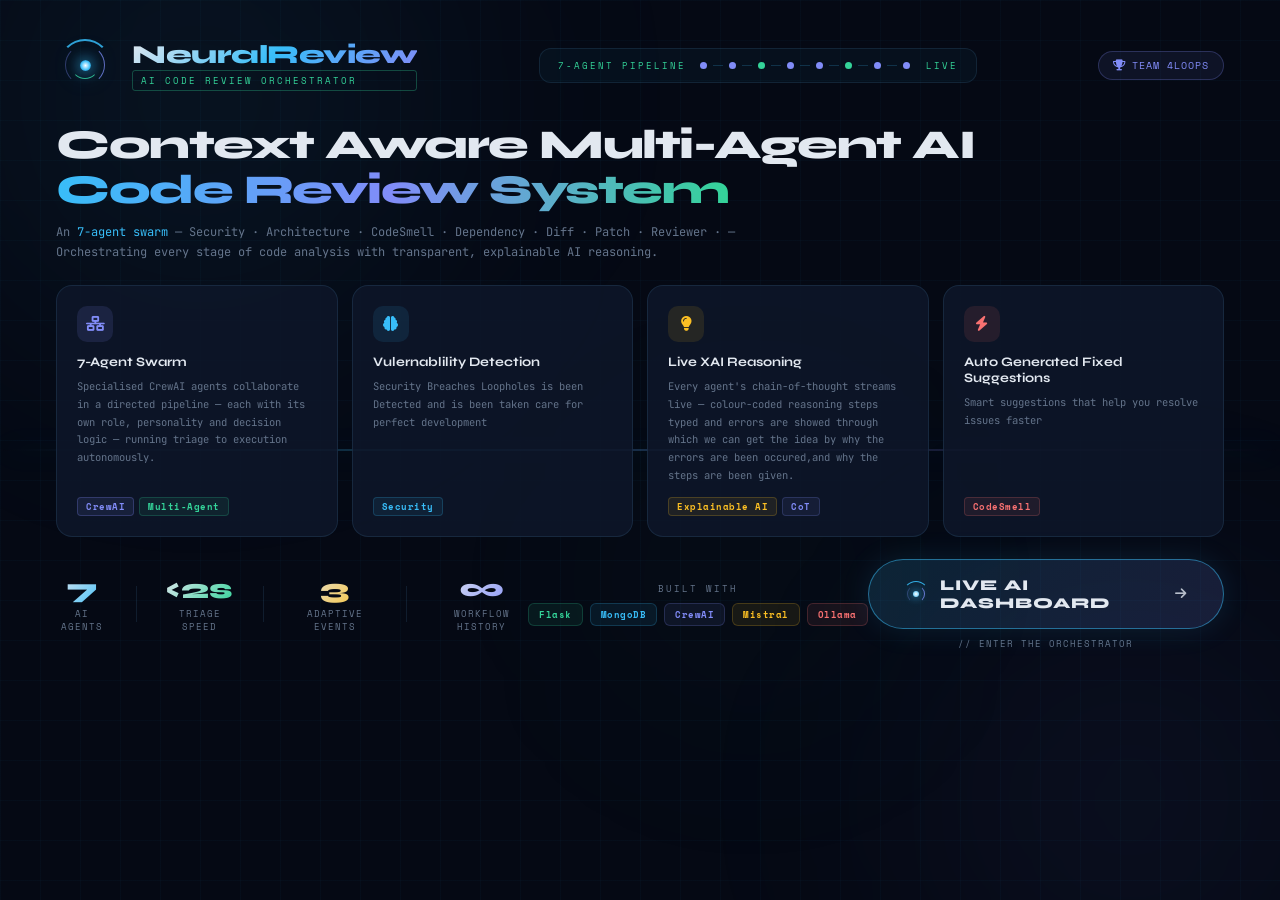
<file: landing.html>
<!DOCTYPE html>
<html lang="en">
<head>
<meta charset="UTF-8">
<meta name="viewport" content="width=device-width, initial-scale=1.0">
<title>NeuralReview — AI Code Review Orchestrator</title>
<link rel="preconnect" href="https://fonts.googleapis.com">
<link href="https://fonts.googleapis.com/css2?family=Space+Mono:ital,wght@0,400;0,700;1,400&family=Syne:wght@400;500;600;700;800&family=JetBrains+Mono:wght@300;400;500;600&display=swap" rel="stylesheet">
<link rel="stylesheet" href="https://cdnjs.cloudflare.com/ajax/libs/font-awesome/6.4.0/css/all.min.css">
<style>
:root {
  --bg: #050914;
  --panel: rgba(8,14,30,0.92);
  --border: rgba(99,179,237,0.12);
  --border-glow: rgba(99,179,237,0.35);
  --accent: #38bdf8;
  --accent2: #818cf8;
  --accent3: #34d399;
  --red: #f87171;
  --yellow: #fbbf24;
  --green: #34d399;
  --text: #e2e8f0;
  --muted: #64748b;
  --card: rgba(15,23,42,0.85);
}

* { box-sizing: border-box; margin: 0; padding: 0; }

body {
  background: var(--bg);
  color: var(--text);
  font-family: 'Syne', sans-serif;
  height: 100vh;
  overflow: hidden;
  display: flex;
  align-items: center;
  justify-content: center;
  position: relative;
}

/* ── ANIMATED BG ── */
.bg-grid {
  position: fixed; inset: 0; z-index: 0;
  background-image:
    linear-gradient(rgba(56,189,248,0.03) 1px, transparent 1px),
    linear-gradient(90deg, rgba(56,189,248,0.03) 1px, transparent 1px);
  background-size: 40px 40px;
  pointer-events: none;
}
.bg-orb {
  position: fixed; border-radius: 50%; filter: blur(120px); pointer-events: none; z-index: 0;
}
.orb1 { width: 700px; height: 700px; background: radial-gradient(circle, rgba(56,189,248,0.09), transparent 70%); top: -250px; left: -150px; animation: drift1 20s ease-in-out infinite alternate; }
.orb2 { width: 600px; height: 600px; background: radial-gradient(circle, rgba(129,140,248,0.08), transparent 70%); bottom: -200px; right: -150px; animation: drift2 18s ease-in-out infinite alternate; }
.orb3 { width: 350px; height: 350px; background: radial-gradient(circle, rgba(52,211,153,0.06), transparent 70%); top: 45%; left: 45%; animation: drift3 15s ease-in-out infinite alternate; }

@keyframes drift1 { from{transform:translate(0,0)} to{transform:translate(60px,40px)} }
@keyframes drift2 { from{transform:translate(0,0)} to{transform:translate(-40px,-60px)} }
@keyframes drift3 { from{transform:translate(0,0)} to{transform:translate(30px,-30px)} }

/* ── MAIN CONTAINER ── */
.landing-wrap {
  position: relative; z-index: 10;
  width: 100%; max-width: 1380px;
  height: 100vh;
  display: flex;
  flex-direction: column;
  padding: 36px 56px;
  gap: 0;
}

/* ── TOP BAR ── */
.top-bar {
  display: flex;
  align-items: center;
  justify-content: space-between;
  margin-bottom: 28px;
  flex-shrink: 0;
}

/* ── CORTANA LOGO ── */
.cortana-logo {
  width: 58px; height: 58px;
  display: flex; align-items: center; justify-content: center;
  position: relative; cursor: pointer; flex-shrink: 0;
}
.cortana-ring {
  position: absolute; border-radius: 50%; border-style: solid;
  animation: cortana-spin linear infinite;
}
.cr1 { width: 52px; height: 52px; border-width: 2px; border-color: rgba(56,189,248,0.85) transparent transparent transparent; animation-duration: 2.8s; }
.cr2 { width: 40px; height: 40px; border-width: 1.5px; border-color: transparent rgba(129,140,248,0.75) transparent rgba(129,140,248,0.35); animation-duration: 2.1s; animation-direction: reverse; }
.cr3 { width: 28px; height: 28px; border-width: 1.5px; border-color: transparent transparent rgba(52,211,153,0.85) transparent; animation-duration: 1.7s; }
.core-dot {
  width: 11px; height: 11px; border-radius: 50%;
  background: radial-gradient(circle, #fff 0%, var(--accent) 60%, transparent 100%);
  box-shadow: 0 0 14px var(--accent), 0 0 28px rgba(56,189,248,0.45);
  animation: pulse-core 2.5s ease-in-out infinite;
  position: relative; z-index: 5;
}
@keyframes cortana-spin { to { transform: rotate(360deg); } }
@keyframes pulse-core {
  0%,100% { transform: scale(1); box-shadow: 0 0 14px var(--accent), 0 0 28px rgba(56,189,248,0.4); }
  50% { transform: scale(1.35); box-shadow: 0 0 22px var(--accent), 0 0 44px rgba(56,189,248,0.65); }
}

.brand-block { display: flex; align-items: center; gap: 18px; }
.brand-name {
  font-family: 'Syne', sans-serif; font-weight: 800; font-size: 26px;
  letter-spacing: -0.5px;
  background: linear-gradient(135deg, var(--text), var(--accent), var(--accent2));
  -webkit-background-clip: text; -webkit-text-fill-color: transparent;
}
.brand-sub {
  font-family: 'Space Mono', monospace; font-size: 9px;
  color: var(--accent3); border: 1px solid rgba(52,211,153,0.3);
  padding: 3px 8px; border-radius: 3px; letter-spacing: 2px;
  animation: tag-blink 3s ease-in-out infinite;
}
@keyframes tag-blink { 0%,100%{opacity:1} 50%{opacity:0.6} }

/* ── PIPELINE INDICATOR ── */
.pipeline-row {
  display: flex; align-items: center; gap: 6px;
  padding: 10px 18px; border-radius: 12px;
  background: rgba(56,189,248,0.04);
  border: 1px solid var(--border);
}
.pipe-label {
  font-family: 'Space Mono', monospace; font-size: 9px;
  color: var(--accent3); letter-spacing: 2px; margin-right: 8px;
}
.pipe-dot {
  width: 7px; height: 7px; border-radius: 50%;
  background: var(--accent); animation: pipe-pulse 2s ease-in-out infinite;
}
.pipe-dot:nth-child(2n) { background: var(--accent2); animation-delay: 0.3s; }
.pipe-dot:nth-child(3n) { background: var(--accent3); animation-delay: 0.6s; }
.pipe-dot:nth-child(4) { animation-delay: 0.9s; }
.pipe-dot:nth-child(5) { animation-delay: 1.2s; }
.pipe-dot:nth-child(6) { animation-delay: 1.5s; }
.pipe-dot:nth-child(7) { animation-delay: 1.8s; }
.pipe-dot:nth-child(8) { animation-delay: 2.1s; }
.pipe-sep { width: 10px; height: 1px; background: rgba(56,189,248,0.2); }
@keyframes pipe-pulse { 0%,100%{opacity:0.25;transform:scale(0.7)} 50%{opacity:1;transform:scale(1.2)} }

.team-badge {
  display: inline-flex; align-items: center; gap: 6px;
  padding: 6px 14px; border-radius: 20px;
  background: rgba(129,140,248,0.08);
  border: 1px solid rgba(129,140,248,0.25);
  color: var(--accent2);
  font-family: 'Space Mono', monospace; font-size: 10px;
  letter-spacing: 1px;
}

/* ── HERO TEXT ── */
.hero-section { flex-shrink: 0; margin-bottom: 22px; }
.hero-title {
  font-family: 'Syne', sans-serif; font-weight: 800;
  font-size: clamp(1.9rem, 3.2vw, 3rem);
  line-height: 1.1; letter-spacing: -1.5px;
  margin-bottom: 10px;
}
.hero-title .gradient-text {
  background: linear-gradient(90deg, var(--accent), var(--accent2), var(--accent3));
  -webkit-background-clip: text; -webkit-text-fill-color: transparent;
}
.hero-sub {
  font-family: 'JetBrains Mono', monospace; font-size: 12px;
  color: var(--muted); line-height: 1.7; max-width: 700px;
}
.hero-sub .accent { color: var(--accent); }

/* ── FEATURE CARDS ── */
.cards-grid {
  display: grid; grid-template-columns: repeat(4, 1fr);
  gap: 14px; margin-bottom: 22px; flex-shrink: 0;
}
.feat-card {
  background: var(--card);
  border: 1px solid var(--border);
  border-radius: 16px;
  padding: 20px;
  position: relative; overflow: hidden;
  transition: all 0.35s ease;
  display: flex; flex-direction: column;
}
.feat-card::before {
  content: '';
  position: absolute; top: 0; left: 0; right: 0; height: 1px;
  background: linear-gradient(90deg, transparent, var(--accent), transparent);
  opacity: 0; transition: opacity 0.35s;
}
.feat-card:hover { border-color: var(--border-glow); transform: translateY(-3px); box-shadow: 0 12px 40px rgba(56,189,248,0.08); }
.feat-card:hover::before { opacity: 1; }

.card-icon {
  width: 36px; height: 36px; border-radius: 10px;
  display: flex; align-items: center; justify-content: center;
  margin-bottom: 12px; font-size: 15px;
}
.card-title {
  font-family: 'Syne', sans-serif; font-weight: 700; font-size: 13px;
  color: var(--text); margin-bottom: 8px;
}
.card-body {
  font-family: 'JetBrains Mono', monospace; font-size: 10.5px;
  color: var(--muted); line-height: 1.7; flex: 1;
}
.card-tags { display: flex; flex-wrap: wrap; gap: 5px; margin-top: 12px; }
.tag {
  font-family: 'Space Mono', monospace; font-size: 9px; letter-spacing: 0.5px;
  padding: 2px 8px; border-radius: 4px; font-weight: 700;
}

/* ── BOTTOM ROW ── */
.bottom-row {
  display: flex; align-items: center;
  justify-content: space-between;
  flex-shrink: 0;
}

/* ── STATS ── */
.stats-row { display: flex; align-items: center; gap: 28px; }
.stat-item { text-align: center; }
.stat-val {
  font-family: 'Syne', sans-serif; font-weight: 800; font-size: 28px;
  background: linear-gradient(135deg, var(--text), var(--accent));
  -webkit-background-clip: text; -webkit-text-fill-color: transparent;
  line-height: 1;
}
.stat-label {
  font-family: 'Space Mono', monospace; font-size: 9px;
  color: var(--muted); margin-top: 4px; letter-spacing: 1px;
}
.stat-sep { width: 1px; height: 36px; background: var(--border); }

/* ── TECH STACK ── */
.tech-stack { display: flex; flex-direction: column; align-items: center; gap: 8px; }
.tech-label {
  font-family: 'Space Mono', monospace; font-size: 9px;
  color: var(--muted); letter-spacing: 2px; text-transform: uppercase;
}
.tech-badges { display: flex; gap: 7px; }
.tech-badge {
  font-family: 'Space Mono', monospace; font-size: 9px; font-weight: 700;
  padding: 4px 10px; border-radius: 6px; letter-spacing: 0.5px;
}

/* ── CTA BUTTON ── */
.cta-block { display: flex; flex-direction: column; align-items: center; gap: 8px; }
.btn-live {
  display: flex; align-items: center; gap: 12px;
  padding: 16px 36px; border-radius: 50px;
  background: linear-gradient(135deg, rgba(56,189,248,0.15), rgba(129,140,248,0.15));
  border: 1px solid rgba(56,189,248,0.5);
  color: var(--text);
  font-family: 'Syne', sans-serif; font-weight: 800; font-size: 15px;
  letter-spacing: 1px; cursor: pointer;
  position: relative; overflow: hidden;
  transition: all 0.35s ease;
  text-decoration: none;
  box-shadow: 0 0 30px rgba(56,189,248,0.12);
}
.btn-live::before {
  content: '';
  position: absolute; inset: 0;
  background: linear-gradient(135deg, rgba(56,189,248,0.25), rgba(129,140,248,0.2));
  opacity: 0; transition: opacity 0.3s;
}
.btn-live:hover::before { opacity: 1; }
.btn-live:hover {
  border-color: var(--accent);
  box-shadow: 0 0 50px rgba(56,189,248,0.3), 0 8px 30px rgba(56,189,248,0.15);
  transform: translateY(-2px) scale(1.02);
  color: #fff;
}
.btn-live:active { transform: scale(0.98); }
.btn-live .mini-logo { position: relative; width: 28px; height: 28px; display: flex; align-items: center; justify-content: center; }
.btn-live .mini-cr { position: absolute; border-radius: 50%; border-style: solid; animation: cortana-spin linear infinite; }
.btn-live .mini-cr1 { width: 26px; height: 26px; border-width: 1.5px; border-color: rgba(56,189,248,0.9) transparent transparent transparent; animation-duration: 2.8s; }
.btn-live .mini-cr2 { width: 18px; height: 18px; border-width: 1.5px; border-color: transparent rgba(129,140,248,0.8) transparent rgba(129,140,248,0.3); animation-duration: 2.1s; animation-direction: reverse; }
.btn-live .mini-dot { width: 6px; height: 6px; border-radius: 50%; background: radial-gradient(circle, #fff, var(--accent)); box-shadow: 0 0 8px var(--accent); position: relative; z-index: 5; }

.btn-hint {
  font-family: 'Space Mono', monospace; font-size: 9px;
  color: var(--muted); letter-spacing: 1px;
}

/* ── STAGGER ANIMATIONS ── */
@keyframes fadeUp { from{opacity:0;transform:translateY(18px)} to{opacity:1;transform:translateY(0)} }
.anim { opacity: 0; animation: fadeUp 0.55s ease forwards; }
.d1 { animation-delay: 0.05s; }
.d2 { animation-delay: 0.18s; }
.d3 { animation-delay: 0.32s; }
.d4 { animation-delay: 0.50s; }
.d5 { animation-delay: 0.65s; }
.d6 { animation-delay: 0.80s; }

/* ── SCAN LINE across grid ── */
.scan-stripe {
  position: fixed; left: 0; right: 0; height: 2px;
  background: linear-gradient(90deg, transparent, rgba(56,189,248,0.25), rgba(129,140,248,0.2), transparent);
  box-shadow: 0 0 30px rgba(56,189,248,0.2);
  animation: scan-stripe 8s ease-in-out infinite;
  z-index: 1; pointer-events: none;
}
@keyframes scan-stripe {
  0%{ top: 0; opacity: 0; } 5%{ opacity: 1; }
  95%{ opacity: 1; } 100%{ top: 100%; opacity: 0; }
}

/* ── SCROLLBAR ── */
::-webkit-scrollbar { width: 4px; }
::-webkit-scrollbar-track { background: transparent; }
::-webkit-scrollbar-thumb { background: rgba(56,189,248,0.15); border-radius: 4px; }

/* ── LIGHT MODE ── */
body.light-mode {
  --bg: #f8fafc;
  --panel: #ffffff;
  --border: #e2e8f0;
  --border-glow: #bae6fd;
  --accent: #0ea5e9;
  --accent2: #6366f1;
  --accent3: #10b981;
  --red: #ef4444;
  --yellow: #f59e0b;
  --green: #10b981;
  --text: #0f172a;
  --muted: #64748b;
  --card: #ffffff;
}
body.light-mode .bg-grid {
  background-image:
    linear-gradient(rgba(14,165,233,0.04) 1px, transparent 1px),
    linear-gradient(90deg, rgba(14,165,233,0.04) 1px, transparent 1px);
}
body.light-mode .bg-orb.orb1 { background: radial-gradient(circle, rgba(14,165,233,0.08), transparent 70%); }
body.light-mode .bg-orb.orb2 { background: radial-gradient(circle, rgba(99,102,241,0.06), transparent 70%); }
body.light-mode .bg-orb.orb3 { background: radial-gradient(circle, rgba(16,185,129,0.05), transparent 70%); }
body.light-mode .scan-stripe {
  background: linear-gradient(90deg, transparent, rgba(14,165,233,0.15), rgba(99,102,241,0.1), transparent);
  box-shadow: 0 0 20px rgba(14,165,233,0.1);
}
body.light-mode .cortana-ring { border-color: rgba(14,165,233,0.7) transparent transparent transparent; }
body.light-mode .cortana-ring.cr2 { border-color: transparent rgba(99,102,241,0.6) transparent rgba(99,102,241,0.3); }
body.light-mode .cortana-ring.cr3 { border-color: transparent transparent rgba(16,185,129,0.7) transparent; }
body.light-mode .core-dot { background: radial-gradient(circle, #ffffff 0%, var(--accent) 60%, transparent 100%); box-shadow: 0 0 14px var(--accent), 0 0 28px rgba(14,165,233,0.3); }
body.light-mode .brand-name { background: none; -webkit-background-clip: unset; -webkit-text-fill-color: #0f172a; color: #0f172a; }
body.light-mode .brand-sub { color: var(--accent3); border-color: rgba(16,185,129,0.25); }
body.light-mode .hero-title { color: #0f172a; }
body.light-mode .hero-title .gradient-text { background: linear-gradient(90deg, #0ea5e9, #6366f1, #10b981); -webkit-background-clip: text; -webkit-text-fill-color: transparent; }
body.light-mode .hero-sub { color: #475569; }
body.light-mode .hero-sub .accent { color: #0ea5e9; }
body.light-mode .top-bar { background: transparent; }
body.light-mode .pipeline-row { background: #f1f5f9; border-color: #e2e8f0; }
body.light-mode .pipe-label { color: #10b981; }
body.light-mode .pipe-dot { background: #0ea5e9; }
body.light-mode .pipe-dot:nth-child(2n) { background: #6366f1; }
body.light-mode .pipe-dot:nth-child(3n) { background: #10b981; }
body.light-mode .pipe-sep { background: #cbd5e1; }
body.light-mode .team-badge { background: #eef2ff; border-color: #c7d2fe; color: #4f46e5; }
body.light-mode .feat-card { background: #ffffff; border: 1px solid #e2e8f0; box-shadow: 0 1px 3px rgba(0,0,0,0.04), 0 4px 12px rgba(0,0,0,0.02); }
body.light-mode .feat-card:hover { border-color: #bae6fd; box-shadow: 0 4px 20px rgba(14,165,233,0.08); transform: translateY(-3px); }
body.light-mode .feat-card:hover::before { opacity: 1; }
body.light-mode .card-title { color: #0f172a; }
body.light-mode .card-body { color: #475569; }
body.light-mode .stat-val { background: none; -webkit-background-clip: unset; -webkit-text-fill-color: #0f172a; color: #0f172a; }
body.light-mode .stat-label { color: #64748b; }
body.light-mode .stat-sep { background: #e2e8f0; }
body.light-mode .tech-label { color: #64748b; }
body.light-mode .tech-badge { background: #f1f5f9; border: 1px solid #e2e8f0; color: #475569; }
body.light-mode .btn-live { background: linear-gradient(135deg, #0ea5e9, #6366f1); border: none; color: #ffffff; box-shadow: 0 4px 14px rgba(14,165,233,0.3); }
body.light-mode .btn-live:hover { box-shadow: 0 8px 25px rgba(14,165,233,0.4); transform: translateY(-2px) scale(1.02); color: #ffffff; }
body.light-mode .btn-live::before { display: none; }
body.light-mode .btn-hint { color: #94a3b8; }
body.light-mode .tag { background: #f1f5f9 !important; border: 1px solid #e2e8f0 !important; color: #475569 !important; }
</style>
</head>
<body>

<div class="bg-grid"></div>
<div class="bg-orb orb1"></div>
<div class="bg-orb orb2"></div>
<div class="bg-orb orb3"></div>
<div class="scan-stripe"></div>

<div class="landing-wrap">

  <!-- ── TOP BAR ── -->
  <div class="top-bar anim d1">
    <!-- Brand -->
    <div class="brand-block">
      <div class="cortana-logo">
        <div class="cortana-ring cr1"></div>
        <div class="cortana-ring cr2"></div>
        <div class="cortana-ring cr3"></div>
        <div class="core-dot"></div>
      </div>
      <div>
        <div class="brand-name">NeuralReview</div>
        <div class="brand-sub">AI CODE REVIEW ORCHESTRATOR</div>
      </div>
    </div>

    <!-- Pipeline animation -->
    <div class="pipeline-row">
      <span class="pipe-label">7-AGENT PIPELINE</span>
      <div class="pipe-dot"></div><div class="pipe-sep"></div>
      <div class="pipe-dot"></div><div class="pipe-sep"></div>
      <div class="pipe-dot"></div><div class="pipe-sep"></div>
      <div class="pipe-dot"></div><div class="pipe-sep"></div>
      <div class="pipe-dot"></div><div class="pipe-sep"></div>
      <div class="pipe-dot"></div><div class="pipe-sep"></div>
      <div class="pipe-dot"></div><div class="pipe-sep"></div>
      <div class="pipe-dot"></div>
      <span style="font-family:'Space Mono',monospace;font-size:9px;color:var(--accent3);margin-left:10px;letter-spacing:2px;">LIVE</span>
    </div>

    <!-- Team badge -->
    <div class="team-badge">
      <i class="fa-solid fa-trophy" style="font-size:11px;"></i>
      <span>TEAM 4LOOPS</span>
    </div>
  </div>

  <!-- ── HERO ── -->
  <div class="hero-section anim d2">
    <div class="hero-title">
     Context Aware  Multi-Agent AI <br>
      <span class="gradient-text">Code Review System</span>
    </div>
    <div class="hero-sub">
      An <span class="accent">7-agent swarm</span> — Security · Architecture · CodeSmell · Dependency · Diff · Patch · Reviewer · —<br>
      Orchestrating every stage of code analysis with transparent, explainable AI reasoning.
    </div>
  </div>

  <!-- ── FEATURE CARDS ── -->
  <div class="cards-grid anim d3">
    

    <!-- Card 1 -->
    <div class="feat-card">
      <div class="card-icon" style="background:rgba(129,140,248,0.12);">
        <i class="fa-solid fa-network-wired" style="color:var(--accent2);"></i>
      </div>
      <div class="card-title">7-Agent Swarm</div>
      <div class="card-body">Specialised CrewAI agents collaborate in a directed pipeline — each with its own role, personality and decision logic — running triage to execution autonomously.</div>
      <div class="card-tags">
        <span class="tag" style="background:rgba(129,140,248,0.1);border:1px solid rgba(129,140,248,0.25);color:var(--accent2);">CrewAI</span>
        <span class="tag" style="background:rgba(52,211,153,0.08);border:1px solid rgba(52,211,153,0.2);color:var(--accent3);">Multi-Agent</span>
      </div>
    </div>

    <!-- Card 2 -->
    <div class="feat-card">
      <div class="card-icon" style="background:rgba(56,189,248,0.1);">
        <i class="fa-solid fa-brain" style="color:var(--accent);"></i>
      </div>
      <div class="card-title">Vulernablility Detection</div>
      <div class="card-body">Security Breaches Loopholes is been Detected and is been taken care for perfect development</div>
      <div class="card-tags">
        <span class="tag" style="background:rgba(56,189,248,0.08);border:1px solid rgba(56,189,248,0.2);color:var(--accent);">Security</span>
        
      </div>
    </div>

    <!-- Card 3 -->
    <div class="feat-card">
      <div class="card-icon" style="background:rgba(251,191,36,0.1);">
        <i class="fa-solid fa-lightbulb" style="color:var(--yellow);"></i>
      </div>
      <div class="card-title">Live XAI Reasoning</div>
      <div class="card-body">Every agent's chain-of-thought streams live — colour-coded reasoning steps typed and errors are showed through which we can get the idea by why the errors are been occured,and why the steps are been given.</div>
      <div class="card-tags">
        <span class="tag" style="background:rgba(251,191,36,0.08);border:1px solid rgba(251,191,36,0.2);color:var(--yellow);">Explainable AI</span>
        <span class="tag" style="background:rgba(129,140,248,0.08);border:1px solid rgba(129,140,248,0.2);color:var(--accent2);">CoT</span>
      </div>
    </div>

    <!-- Card 4 -->
    <div class="feat-card">
      <div class="card-icon" style="background:rgba(248,113,113,0.1);">
        <i class="fa-solid fa-bolt" style="color:var(--red);"></i>
      </div>
      <div class="card-title">Auto Generated Fixed Suggestions</div>
      <div class="card-body">Smart suggestions that help you resolve issues faster </div>
      <div class="card-tags">
        <span class="tag" style="background:rgba(248,113,113,0.08);border:1px solid rgba(248,113,113,0.2);color:var(--red);">CodeSmell</span>
        
      </div>
    </div>

  </div>

  <!-- ── BOTTOM ROW ── -->
  <div class="bottom-row">

    <!-- Stats -->
    <div class="stats-row anim d4">
      <div class="stat-item">
        <div class="stat-val">7</div>
        <div class="stat-label">AI AGENTS</div>
      </div>
      <div class="stat-sep"></div>
      <div class="stat-item">
        <div class="stat-val" style="background:linear-gradient(135deg,var(--text),var(--accent3));-webkit-background-clip:text;-webkit-text-fill-color:transparent;">&lt;2s</div>
        <div class="stat-label">TRIAGE SPEED</div>
      </div>
      <div class="stat-sep"></div>
      <div class="stat-item">
        <div class="stat-val" style="background:linear-gradient(135deg,var(--text),var(--yellow));-webkit-background-clip:text;-webkit-text-fill-color:transparent;">3</div>
        <div class="stat-label">ADAPTIVE EVENTS</div>
      </div>
      <div class="stat-sep"></div>
      <div class="stat-item">
        <div class="stat-val" style="background:linear-gradient(135deg,var(--text),var(--accent2));-webkit-background-clip:text;-webkit-text-fill-color:transparent;">∞</div>
        <div class="stat-label">WORKFLOW HISTORY</div>
      </div>
    </div>

    <!-- Tech Stack -->
    <div class="tech-stack anim d5">
      <div class="tech-label">Built With</div>
      <div class="tech-badges">
        <span class="tech-badge" style="background:rgba(52,211,153,0.08);border:1px solid rgba(52,211,153,0.2);color:var(--accent3);">Flask</span>
        <span class="tech-badge" style="background:rgba(56,189,248,0.08);border:1px solid rgba(56,189,248,0.2);color:var(--accent);">MongoDB</span>
        <span class="tech-badge" style="background:rgba(129,140,248,0.08);border:1px solid rgba(129,140,248,0.2);color:var(--accent2);">CrewAI</span>
        <span class="tech-badge" style="background:rgba(251,191,36,0.08);border:1px solid rgba(251,191,36,0.2);color:var(--yellow);">Mistral</span>
        <span class="tech-badge" style="background:rgba(248,113,113,0.08);border:1px solid rgba(248,113,113,0.2);color:var(--red);">Ollama</span>
      </div>
    </div>

    <!-- CTA -->
    <div class="cta-block anim d6">
      <a class="btn-live" href="index.html">
        <div class="mini-logo">
          <div class="mini-cr mini-cr1"></div>
          <div class="mini-cr mini-cr2"></div>
          <div class="mini-dot"></div>
        </div>
        <span>LIVE AI DASHBOARD</span>
        <i class="fa-solid fa-arrow-right" style="font-size:13px;opacity:0.8;"></i>
      </a>
      <div class="btn-hint">// ENTER THE ORCHESTRATOR</div>
    </div>

  </div>

</div>

<script>
function initTheme() {
  const savedTheme = localStorage.getItem('theme');
  if (savedTheme === 'light') {
    document.body.classList.add('light-mode');
  }
}
window.addEventListener('load', initTheme);
</script>

</body>
</html>
</file>
